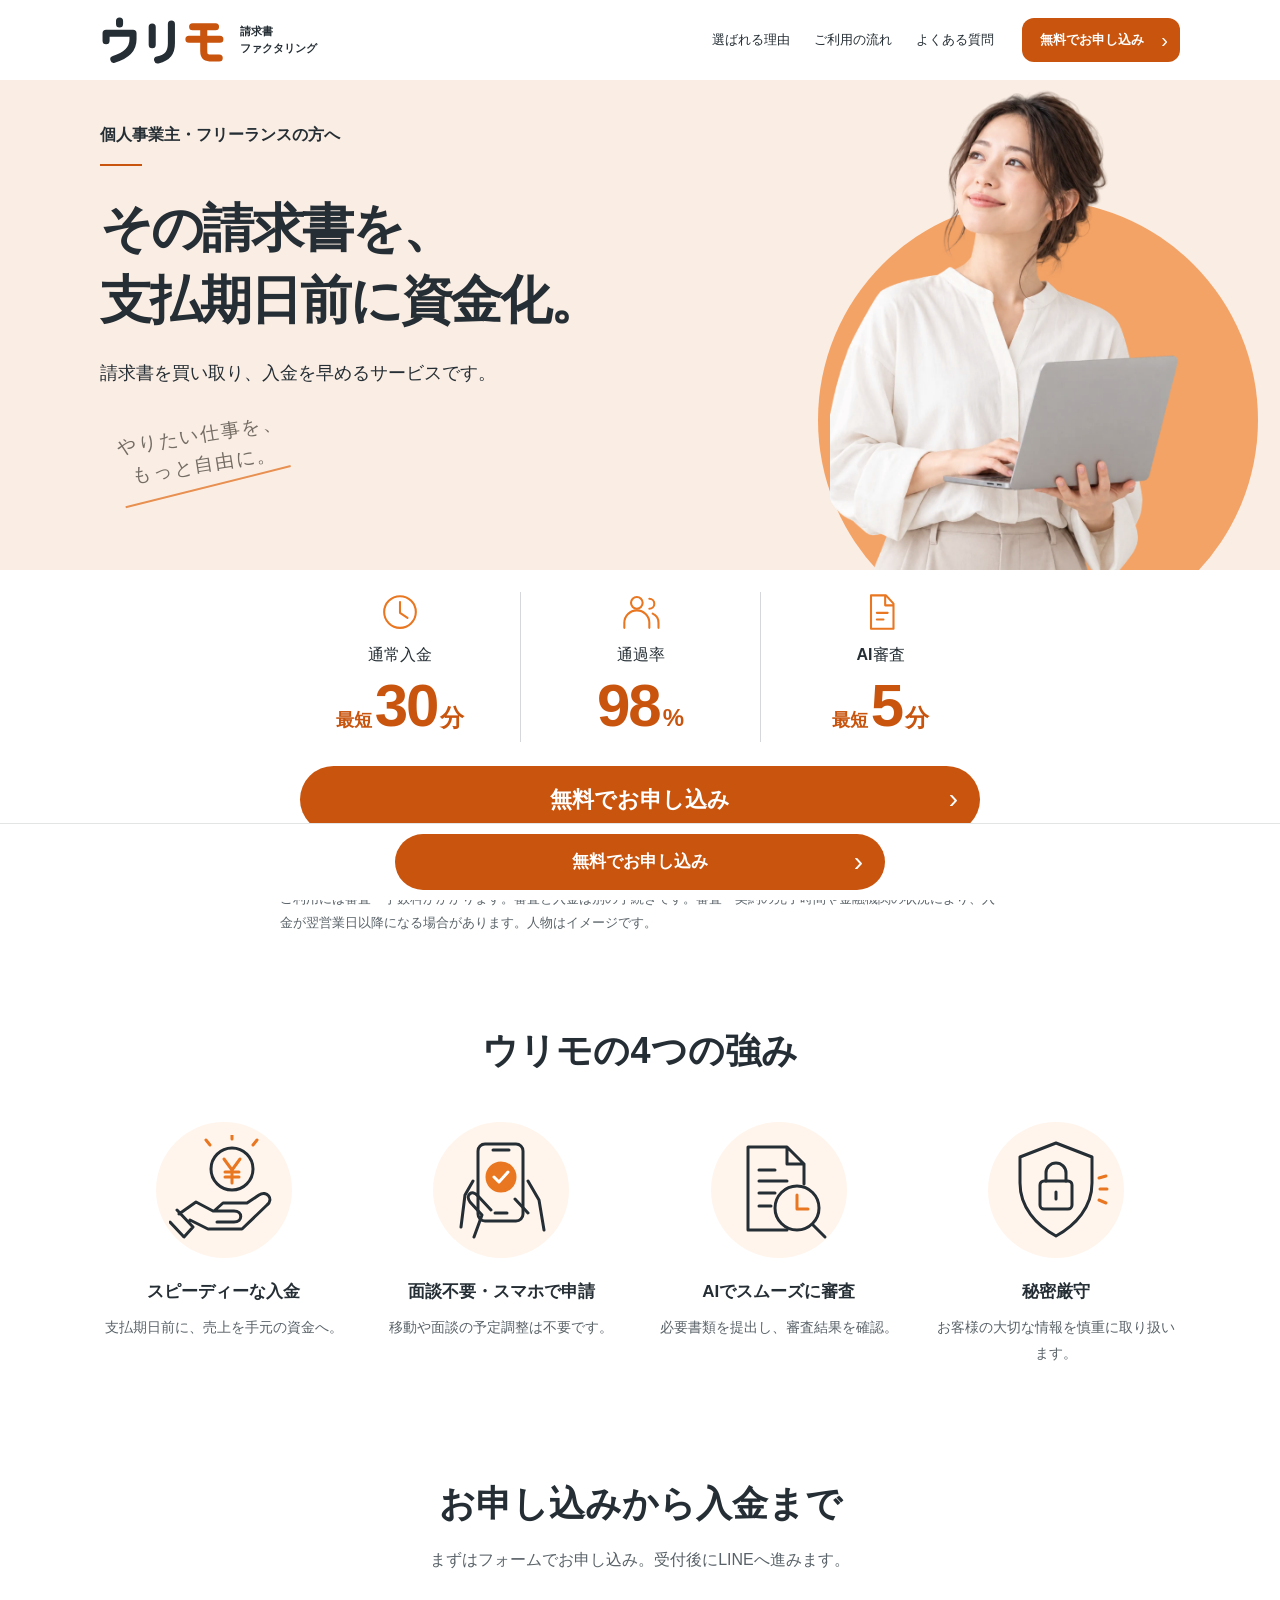
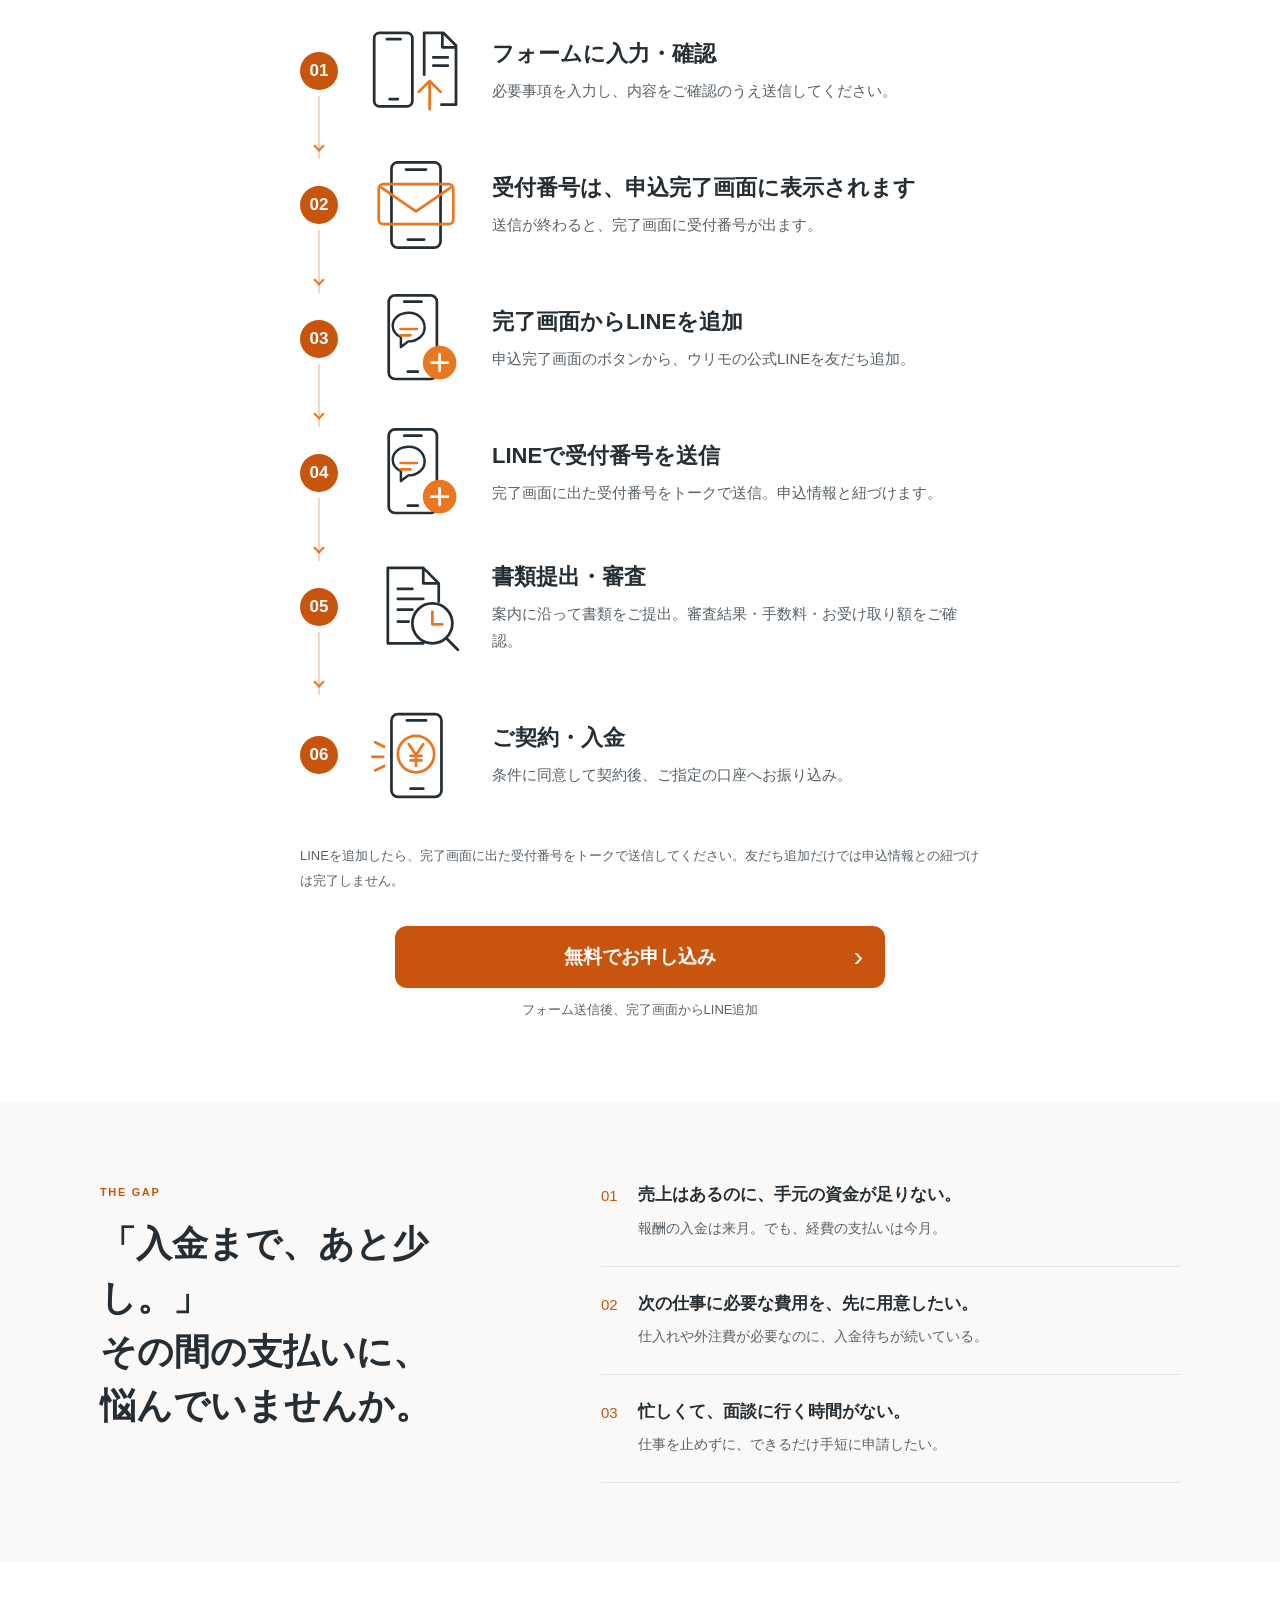
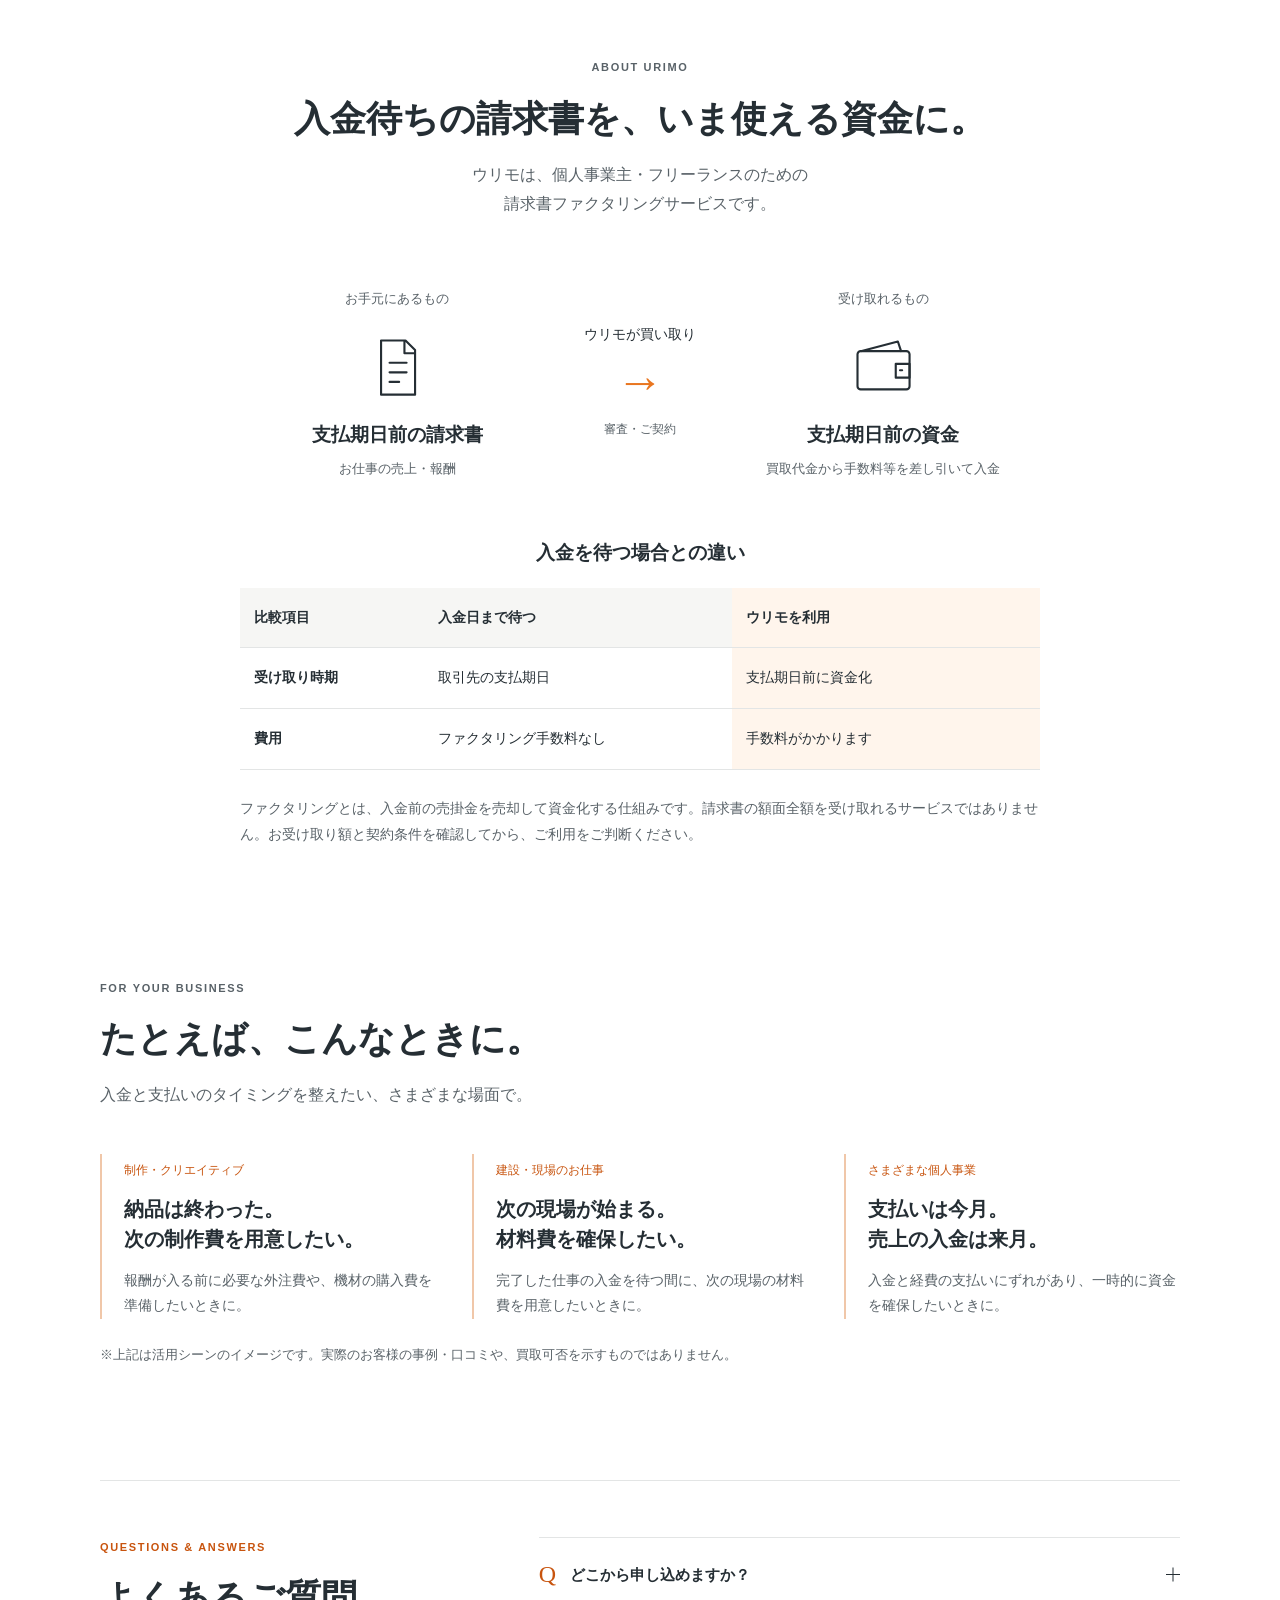
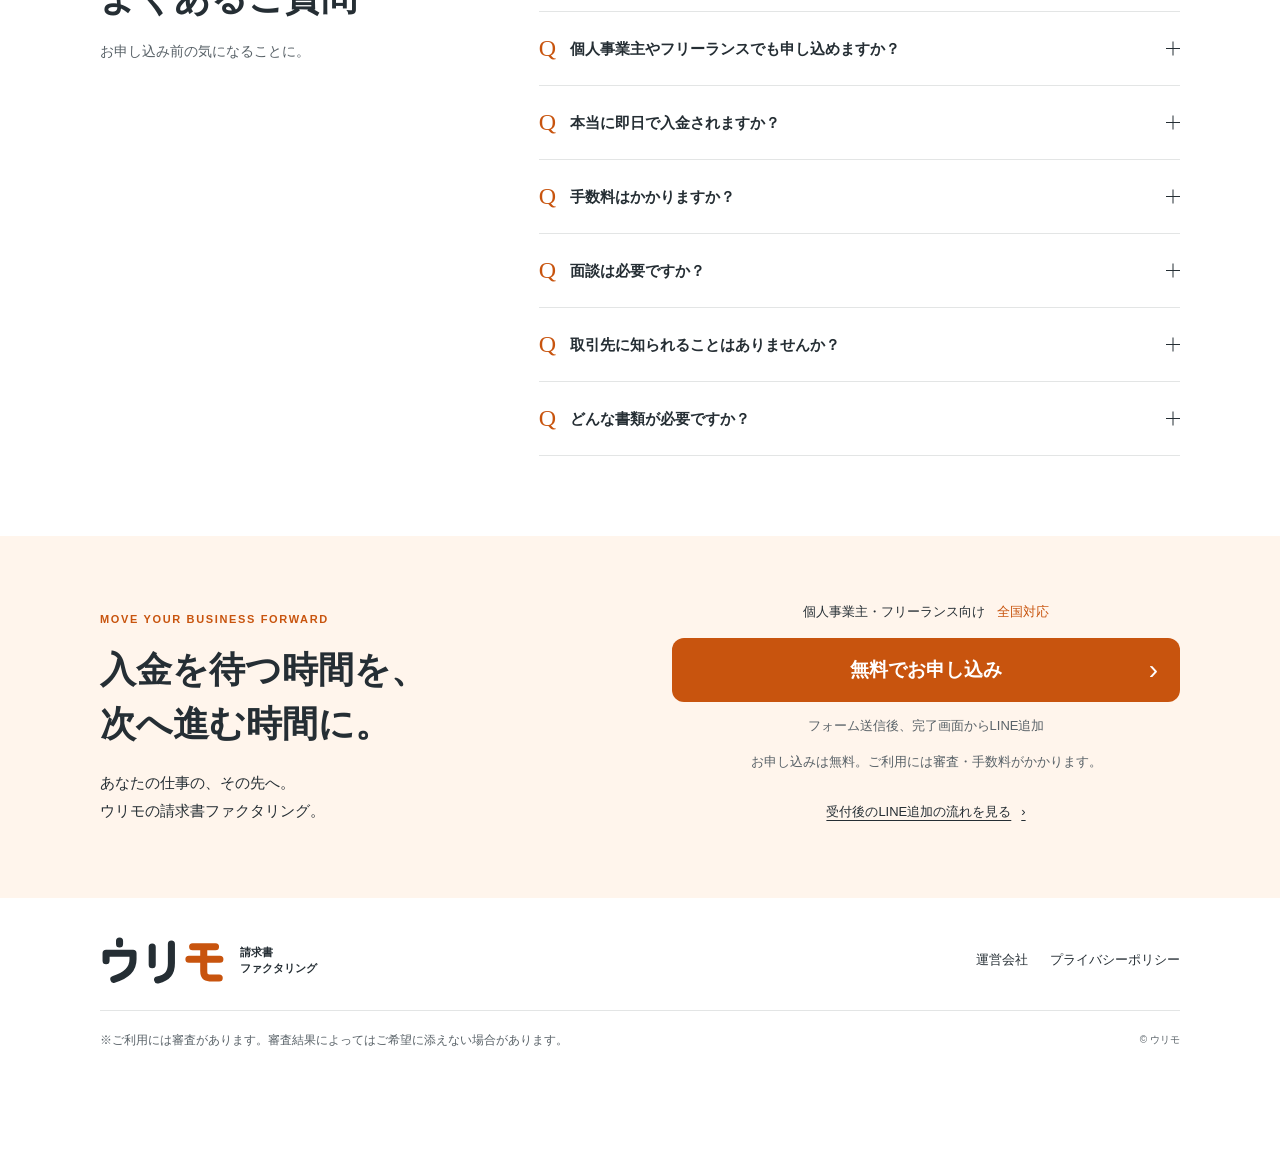
<file: index.html>
<!doctype html>
<html lang="ja">
<head>
  <meta charset="utf-8">
  <meta name="viewport" content="width=device-width,initial-scale=1">
  <meta name="robots" content="noindex,nofollow">
  <meta name="theme-color" content="#ffffff">
  <title>ウリモ｜個人事業主・フリーランスの請求書ファクタリング</title>
  <meta name="description" content="個人事業主・フリーランスの入金待ちに、ウリモの請求書ファクタリング。支払期日前の請求書を資金化。最短即日入金、面談不要の簡単申請、秘密厳守。全国対応。専用フォームから無料でお申し込み。受付後に公式LINEを追加し、完了画面に出た受付番号をお送りください。">
  <meta property="og:title" content="ウリモ｜その請求書を、支払期日前に資金化。">
  <meta property="og:description" content="個人事業主・フリーランス向けの請求書ファクタリング。最短即日入金・面談不要・秘密厳守。全国対応。">
  <meta property="og:type" content="website">
  <meta property="og:locale" content="ja_JP">
  <link rel="icon" href="urimo-rounded-icon.svg" type="image/svg+xml">
  <link rel="stylesheet" href="style-c1cba2ce4bcd.css">
  <style id="brand-critical">.brand-wordmark{display:block;width:128px;height:auto;flex-shrink:0}@media(max-width:760px){.brand-wordmark{width:108px}}@media(max-width:370px){.header .brand-description{display:none}}</style>
  <script src="site-config.js" defer></script>
  <script src="site.js" defer></script>
</head>
<body>
<a class="skip" href="#main">本文へ移動</a>
<header class="header">
  <div class="container header-inner">
    <a href="#" class="brand" aria-label="ウリモ トップ"><img class="brand-wordmark" src="urimo-rounded.svg" alt="ウリモ" width="108" height="43"><span class="brand-description"><span>請求書</span><span>ファクタリング</span></span></a>
    <nav class="desktop-nav" aria-label="メインナビゲーション"><a href="#reasons">選ばれる理由</a><a href="#flow">ご利用の流れ</a><a href="#faq">よくある質問</a></nav>
    <a href="https://sawadamac-mini.tailef35d0.ts.net/apply" class="button header-cta" data-cta="application" aria-description="申込フォームへ進み、入力内容をご確認のうえ送信してください" data-placement="header">無料でお申し込み<span aria-hidden="true">›</span></a>
  </div>
</header>
<main id="main">
  <section class="hero hero-peach" aria-labelledby="hero-title"><div class="hero-stage"><div class="container hero-copy">
    <p class="target">個人事業主・フリーランスの方へ</p>
    <h1 id="hero-title"><span class="sr-only">ウリモの請求書ファクタリング。 </span>その請求書を、<br>支払期日前に<span class="hero-last-line">資金化。</span></h1>
    <p class="hero-lead">請求書を買い取り、<br class="mobile-only">入金を早めるサービスです。</p>
    <p class="hero-message">やりたい仕事を、<br>もっと自由に。</p>
    <div class="hero-portrait" aria-hidden="true"><span class="hero-circle"></span><img src="hero-person.webp" width="800" height="1200" alt="" fetchpriority="high" decoding="async"></div>
  </div></div><div class="container hero-bottom">
    <dl class="hero-metrics" aria-label="ウリモのサービス情報"><div><dt><svg class="metric-icon" viewBox="0 0 48 48" aria-hidden="true" focusable="false"><circle cx="24" cy="24" r="19"/><path d="M24 12v13l9 6"/></svg>通常入金</dt><dd><span>最短</span><strong>30</strong><span>分</span></dd></div><div><dt><svg class="metric-icon" viewBox="0 0 48 48" aria-hidden="true" focusable="false"><circle cx="19" cy="13" r="7"/><path d="M4 43v-6a15 15 0 0 1 30 0v6M34 8a6 6 0 0 1 0 12M38 26a12 12 0 0 1 7 11v6"/></svg>通過率</dt><dd><strong>98</strong><span>%</span></dd></div><div><dt><svg class="metric-icon" viewBox="0 0 48 48" aria-hidden="true" focusable="false"><path d="M12 4h18l9 10v30H12ZM29 4v12h10M19 25h13M19 33h8"/></svg>AI審査</dt><dd><span>最短</span><strong>5</strong><span>分</span></dd></div></dl>
    <div class="hero-action"><a href="https://sawadamac-mini.tailef35d0.ts.net/apply" class="button primary" data-cta="application" data-placement="hero" aria-description="申込フォームへ進み、入力内容をご確認のうえ送信してください">無料でお申し込み<span aria-hidden="true">›</span></a><p class="cta-caption hero-line-guide">フォームでお申し込み → 受付後にLINE追加</p></div>
    <p class="note hero-note">ご利用には審査・手数料がかかります。審査と入金は別の手続きです。審査・契約の完了時間や金融機関の状況により、入金が翌営業日以降になる場合があります。人物はイメージです。</p>
  </div></section>
<section id="reasons" class="section reasons" aria-labelledby="reasons-title"><div class="container"><div class="section-heading"><h2 id="reasons-title">ウリモの4つの強み</h2></div><div class="reason-grid"><article class="reason"><div class="icon-disc"><svg class="line-icon " viewBox="0 0 110 110" aria-hidden="true" focusable="false"><circle cx="63" cy="34" r="21"/><path class="icon-accent" d="m55 24 8 11 8-11M63 35v13M56 37h14M56 42h14"/><path d="m10 79 17-12 17 9h21c9 0 9 11 0 11H48m-3-11 9-8h24l12-8c8-5 15 4 8 10L73 94H39L21 85M8 75l16 17-9 10L1 87"/><path class="icon-accent" d="M63 4V0M84 10l4-5M41 10l-4-5"/></svg></div><h3>スピーディーな入金</h3><p>支払期日前に、売上を手元の資金へ。</p></article><article class="reason"><div class="icon-disc"><svg class="line-icon " viewBox="0 0 110 110" aria-hidden="true" focusable="false"><rect x="32" y="9" width="45" height="77" rx="7"/><path d="M47 15h16M49 78h12M27 46l-8 14-4 32m13 10 8-22-12-13c-5-7 2-13 8-6l13 14m37-29 11 19 5 30M69 64l13 14"/><circle class="icon-fill" cx="55" cy="42" r="14"/><path class="icon-white" d="m48 42 5 5 9-10"/></svg></div><h3>面談不要・スマホで申請</h3><p>移動や面談の予定調整は不要です。</p></article><article class="reason"><div class="icon-disc"><svg class="line-icon " viewBox="0 0 110 110" aria-hidden="true" focusable="false"><path d="M63 12H24v83h39M63 12l17 17H63V12M80 29v20M35 35h16M35 46h28M35 58h16M35 71h12"/><circle cx="73" cy="73" r="22"/><path class="icon-accent" d="M73 60v14h11"/><path d="m89 90 12 12"/></svg></div><h3>AIでスムーズに審査</h3><p>必要書類を提出し、審査結果を確認。</p></article><article class="reason"><div class="icon-disc"><svg class="line-icon " viewBox="0 0 110 110" aria-hidden="true" focusable="false"><path d="M55 8 91 22v26c0 24-16 42-36 53C35 90 19 72 19 48V22Z"/><rect x="39" y="46" width="32" height="28" rx="4"/><path d="M45 46v-8a10 10 0 0 1 20 0v8M55 57v7"/><path class="icon-accent" d="m98 43 7-2m-6 13h7m-8 11 7 3"/></svg></div><h3>秘密厳守</h3><p>お客様の大切な情報を慎重に取り扱います。</p></article></div></div></section>
<section id="flow" class="section flow" aria-labelledby="flow-title"><div class="container"><div class="section-heading"><h2 id="flow-title">お申し込みから入金まで</h2><p>まずはフォームでお申し込み。受付後にLINEへ進みます。</p></div><ol class="flow-list"><li><span class="step-number" aria-hidden="true">01</span><svg class="line-icon " viewBox="0 0 110 110" aria-hidden="true" focusable="false"><rect x="9" y="13" width="42" height="81" rx="6"/><path d="M23 20h15M26 86h9M64 59V13h21l14 14v65H83M84 13v16h15M74 40h16M74 49h16"/><path class="icon-accent" d="M70 97V66m-12 12 12-12 12 12"/></svg><div><h3>フォームに入力・確認</h3><p>必要事項を入力し、内容をご確認のうえ送信してください。</p></div></li>
<li><span class="step-number" aria-hidden="true">02</span><svg class="line-icon" viewBox="0 0 110 110" aria-hidden="true" focusable="false"><rect x="28" y="8" width="54" height="94" rx="7"/><path d="M44 16h22M46 93h18"/><rect class="icon-accent" x="14" y="32" width="82" height="44" rx="5"/><path class="icon-accent" d="m17 36 38 26 38-26"/></svg><div><h3>受付番号は、申込完了画面に表示されます</h3><p>送信が終わると、完了画面に受付番号が出ます。</p></div></li>
<li><span class="step-number" aria-hidden="true">03</span><svg class="line-icon " viewBox="0 0 110 110" aria-hidden="true" focusable="false"><rect x="25" y="7" width="53" height="92" rx="7"/><path d="M42 14h19M46 91h11"/><path d="M65 47c0 10-9 17-20 17l-9 7v-12c-6-3-10-8-10-14 0-10 9-16 20-16s19 8 19 18Z" transform="translate(6 0) scale(.9)"/><path class="icon-accent" d="M38 44h18M38 51h11"/><circle class="icon-fill" cx="81" cy="81" r="17"/><path class="icon-white" d="M81 72v18M72 81h18"/></svg><div><h3>完了画面からLINEを追加</h3><p>申込完了画面のボタンから、ウリモの公式LINEを友だち追加。</p></div></li>
<li><span class="step-number" aria-hidden="true">04</span><svg class="line-icon " viewBox="0 0 110 110" aria-hidden="true" focusable="false"><rect x="25" y="7" width="53" height="92" rx="7"/><path d="M42 14h19M46 91h11"/><path d="M65 47c0 10-9 17-20 17l-9 7v-12c-6-3-10-8-10-14 0-10 9-16 20-16s19 8 19 18Z" transform="translate(6 0) scale(.9)"/><path class="icon-accent" d="M38 44h18M38 51h11"/><circle class="icon-fill" cx="81" cy="81" r="17"/><path class="icon-white" d="M81 72v18M72 81h18"/></svg><div><h3>LINEで受付番号を送信</h3><p>完了画面に出た受付番号をトークで送信。申込情報と紐づけます。</p></div></li>
<li><span class="step-number" aria-hidden="true">05</span><svg class="line-icon " viewBox="0 0 110 110" aria-hidden="true" focusable="false"><path d="M63 12H24v83h39M63 12l17 17H63V12M80 29v20M35 35h16M35 46h28M35 58h16M35 71h12"/><circle cx="73" cy="73" r="22"/><path class="icon-accent" d="M73 60v14h11"/><path d="m89 90 12 12"/></svg><div><h3>書類提出・審査</h3><p>案内に沿って書類をご提出。審査結果・手数料・お受け取り額をご確認。</p></div></li>
<li><span class="step-number" aria-hidden="true">06</span><svg class="line-icon " viewBox="0 0 110 110" aria-hidden="true" focusable="false"><rect x="28" y="10" width="55" height="91" rx="7"/><path d="M45 17h21M49 92h14"/><circle class="icon-accent" cx="55" cy="54" r="20"/><path class="icon-accent" d="m47 43 8 12 8-12M55 55v12M49 56h12M49 61h12M10 41l10 5M7 57h12M10 72l10-5"/></svg><div><h3>ご契約・入金</h3><p>条件に同意して契約後、ご指定の口座へお振り込み。</p></div></li></ol><p class="note flow-note">LINEを追加したら、完了画面に出た受付番号をトークで送信してください。友だち追加だけでは申込情報との紐づけは完了しません。</p><div class="inline-cta"><a href="https://sawadamac-mini.tailef35d0.ts.net/apply" class="button primary" data-cta="application" data-placement="flow" aria-description="申込フォームへ進み、入力内容をご確認のうえ送信してください">無料でお申し込み<span aria-hidden="true">›</span></a><p class="cta-caption">フォーム送信後、完了画面からLINE追加</p></div></div></section>
  <section class="section problems" aria-labelledby="problems-title">
    <div class="container split-heading"><div><p class="eyebrow">THE GAP</p><h2 id="problems-title">「入金まで、あと少し。」<br>その間の支払いに、<br class="desktop-only">悩んでいませんか。</h2></div><ul class="problem-list"><li><span aria-hidden="true">01</span><div><h3>売上はあるのに、手元の資金が足りない。</h3><p>報酬の入金は来月。でも、経費の支払いは今月。</p></div></li><li><span aria-hidden="true">02</span><div><h3>次の仕事に必要な費用を、先に用意したい。</h3><p>仕入れや外注費が必要なのに、入金待ちが続いている。</p></div></li><li><span aria-hidden="true">03</span><div><h3>忙しくて、面談に行く時間がない。</h3><p>仕事を止めずに、できるだけ手短に申請したい。</p></div></li></ul></div>
  </section>
  <section id="about" class="section about" aria-labelledby="about-title"><div class="container">
    <div class="section-heading"><p class="eyebrow">ABOUT URIMO</p><h2 id="about-title">入金待ちの請求書を、<br class="mobile-only">いま使える資金に。</h2><p>ウリモは、個人事業主・フリーランスのための<br class="desktop-only">請求書ファクタリングサービスです。</p></div>
    <div class="explainer"><div class="explainer-part"><span class="small-label">お手元にあるもの</span><svg viewBox="0 0 64 64" aria-hidden="true"><path d="M17 7h23l9 9v42H17zM39 7v12h10M25 28h16M25 37h16M25 46h9"/></svg><h3>支払期日前の請求書</h3><p>お仕事の売上・報酬</p></div><div class="explainer-center"><span>ウリモが買い取り</span><div class="large-arrow" aria-hidden="true">→</div><small>審査・ご契約</small></div><div class="explainer-part"><span class="small-label">受け取れるもの</span><svg viewBox="0 0 64 64" aria-hidden="true"><rect x="8" y="17" width="49" height="36" rx="3"/><path d="m12 17 34-9 3 9M44 29h13v13H44zM48 35h2"/></svg><h3>支払期日前の資金</h3><p>買取代金から手数料等を差し引いて入金</p></div></div>
    <div class="comparison"><h3>入金を待つ場合との違い</h3><table><thead><tr><th scope="col">比較項目</th><th scope="col">入金日まで待つ</th><th scope="col">ウリモを利用</th></tr></thead><tbody><tr><th scope="row">受け取り時期</th><td>取引先の支払期日</td><td>支払期日前に資金化</td></tr><tr><th scope="row">費用</th><td>ファクタリング手数料なし</td><td>手数料がかかります</td></tr></tbody></table></div><p class="about-definition">ファクタリングとは、入金前の売掛金を売却して資金化する仕組みです。請求書の額面全額を受け取れるサービスではありません。お受け取り額と契約条件を確認してから、ご利用をご判断ください。</p>
  </div></section>


  <section class="section scenes" aria-labelledby="scenes-title"><div class="container"><div class="section-heading align-left"><p class="eyebrow">FOR YOUR BUSINESS</p><h2 id="scenes-title">たとえば、こんなときに。</h2><p>入金と支払いのタイミングを整えたい、さまざまな場面で。</p></div><div class="scene-grid"><article><span class="scene-label">制作・クリエイティブ</span><h3>納品は終わった。<br>次の制作費を用意したい。</h3><p>報酬が入る前に必要な外注費や、機材の購入費を準備したいときに。</p></article><article><span class="scene-label">建設・現場のお仕事</span><h3>次の現場が始まる。<br>材料費を確保したい。</h3><p>完了した仕事の入金を待つ間に、次の現場の材料費を用意したいときに。</p></article><article><span class="scene-label">さまざまな個人事業</span><h3>支払いは今月。<br>売上の入金は来月。</h3><p>入金と経費の支払いにずれがあり、一時的に資金を確保したいときに。</p></article></div><p class="note scene-note">※上記は活用シーンのイメージです。実際のお客様の事例・口コミや、買取可否を示すものではありません。</p></div></section>
  <section id="faq" class="section faq" aria-labelledby="faq-title"><div class="container faq-layout"><div><p class="eyebrow">QUESTIONS & ANSWERS</p><h2 id="faq-title">よくあるご質問</h2><p class="section-intro">お申し込み前の気になることに。</p></div><div class="faq-list">
    <details><summary><span class="q">Q</span>どこから申し込めますか？<span class="toggle" aria-hidden="true"></span></summary><div class="answer">「無料でお申し込み」ボタンから専用フォームへお進みください。入力内容を確認して送信し、受付後に完了画面から公式LINEを追加します。完了画面に出た受付番号をLINEのトークで送信すると、申込情報と紐づけられます。</div></details>
    <details><summary><span class="q">Q</span>個人事業主やフリーランスでも申し込めますか？<span class="toggle" aria-hidden="true"></span></summary><div class="answer">はい。ウリモは個人事業主・フリーランスの方向けの請求書ファクタリングサービスです。全国からお申し込みいただけます。ご利用には審査があります。</div></details>
    <details><summary><span class="q">Q</span>本当に即日で入金されますか？<span class="toggle" aria-hidden="true"></span></summary><div class="answer">最短即日での入金に対応しています。ただし、審査・契約の完了時間や金融機関の状況によっては、翌営業日以降となります。即日の入金をお約束するものではありません。</div></details>
    <details><summary><span class="q">Q</span>手数料はかかりますか？<span class="toggle" aria-hidden="true"></span></summary><div class="answer">お申し込みは無料ですが、ファクタリングのご利用には手数料がかかります。具体的な手数料・その他の費用・お受け取り額は、ご契約前に必ずご確認ください。</div></details>
    <details><summary><span class="q">Q</span>面談は必要ですか？<span class="toggle" aria-hidden="true"></span></summary><div class="answer">面談は不要です。ただし、申請内容の確認や必要書類のご提出は必要になります。詳しい手順はお申し込み時にご確認ください。</div></details>
    <details><summary><span class="q">Q</span>取引先に知られることはありませんか？<span class="toggle" aria-hidden="true"></span></summary><div class="answer">お客様の情報は秘密厳守で取り扱います。ただし、取引先への通知・承諾の要否は契約内容によります。気になる場合は、ご契約前に必ずご確認ください。</div></details>
    <details><summary><span class="q">Q</span>どんな書類が必要ですか？<span class="toggle" aria-hidden="true"></span></summary><div class="answer">資金化を希望する請求書をご準備ください。その他の必要書類は、お申し込み時にご確認ください。請求書の内容や審査によっては、ご希望に添えない場合があります。</div></details>
  </div></div></section>
  <section id="apply" class="final-cta" aria-labelledby="apply-title"><div class="container final-inner"><div><p class="eyebrow">MOVE YOUR BUSINESS FORWARD</p><h2 id="apply-title">入金を待つ時間を、<br>次へ進む時間に。</h2><p>あなたの仕事の、その先へ。<br>ウリモの請求書ファクタリング。</p></div><div class="final-action"><p class="final-target">個人事業主・フリーランス向け<span>全国対応</span></p><a href="https://sawadamac-mini.tailef35d0.ts.net/apply" class="button primary" data-cta="application" aria-description="申込フォームへ進み、入力内容をご確認のうえ送信してください" data-placement="final">無料でお申し込み<span aria-hidden="true">›</span></a><p class="final-line-guide">フォーム送信後、完了画面からLINE追加</p><p class="final-caption">お申し込みは無料。ご利用には審査・手数料がかかります。</p><a href="#flow" class="line-link">受付後のLINE追加の流れを見る<span aria-hidden="true">›</span></a></div></div></section>
</main>
<footer><div class="container footer-top"><a href="#" class="brand" aria-label="ウリモ トップ"><img class="brand-wordmark" src="urimo-rounded.svg" alt="ウリモ" width="108" height="43"><span class="brand-description"><span>請求書</span><span>ファクタリング</span></span></a><nav aria-label="会社情報"><a href="#company-unavailable" data-info="company">運営会社</a><a href="#privacy-unavailable" data-info="privacy">プライバシーポリシー</a></nav></div><div class="container footer-bottom"><p>※ご利用には審査があります。審査結果によってはご希望に添えない場合があります。</p><small>© ウリモ</small></div></footer>
<div class="bottom-sticky" role="region" aria-label="お申し込み"><a href="https://sawadamac-mini.tailef35d0.ts.net/apply" class="button primary" data-cta="application" aria-description="申込フォームへ進み、入力内容をご確認のうえ送信してください" data-placement="bottom_sticky">無料でお申し込み<span aria-hidden="true">›</span></a></div>
<section class="fallback-notice container" id="application-unavailable" tabindex="-1"><h2>お申し込み受付のご案内</h2><p>お申し込みは専用フォームから受け付けます。接続できない場合は、時間をおいて再度お試しください。</p><a href="#apply">ページに戻る</a></section>
<section class="fallback-notice container" id="line-unavailable" tabindex="-1"><h2>LINE窓口のご案内</h2><p>フォームでの受付後、申込完了画面から公式LINEを追加してください。追加後に完了画面に出た受付番号をトークでお送りください。</p><a href="#apply">ページに戻る</a></section>
<section class="fallback-notice container" id="company-unavailable" tabindex="-1"><h2>運営会社情報</h2><p>サービス名：ウリモ。詳しい運営会社情報は公開準備中です。</p><a href="#apply">ページに戻る</a></section>
<section class="fallback-notice container" id="privacy-unavailable" tabindex="-1"><h2>プライバシーポリシー</h2><p>正式なプライバシーポリシーは公開準備中です。申込フォームに記載の個人情報の利用目的をご確認ください。</p><a href="#apply">ページに戻る</a></section>
<dialog id="notice-dialog" aria-labelledby="notice-title" aria-describedby="notice-body"><button type="button" class="dialog-close" aria-label="閉じる">×</button><span class="dialog-eyebrow">ウリモ</span><h2 id="notice-title"></h2><p id="notice-body"></p><button type="button" class="button dialog-return">ページに戻る</button></dialog>
</body>
</html>
</file>
<file: style-c1cba2ce4bcd.css>
:root{--ink:#252e34;--muted:#596268;--orange:#c8540e;--bright:#e97620;--peach:#fff5ec;--line:#e3e5e5;--font:-apple-system,BlinkMacSystemFont,"Hiragino Kaku Gothic ProN","Yu Gothic",Meiryo,sans-serif}
*{box-sizing:border-box}html{scroll-behavior:smooth;scroll-padding-top:24px}body{margin:0;background:#fff;color:var(--ink);font:16px/1.85 var(--font);-webkit-font-smoothing:antialiased}h1,h2,h3,p{margin:0}h1,h2,h3{font-feature-settings:"palt";line-height:1.5}h2{font-size:clamp(26px,3vw,36px);font-weight:750}h3{font-size:19px}a{color:inherit;text-decoration:none}button{font:inherit}a,button,summary{-webkit-tap-highlight-color:transparent}a:focus-visible,button:focus-visible,summary:focus-visible{outline:3px solid #2368a2;outline-offset:5px}svg{fill:none;stroke:currentColor;stroke-width:2;stroke-linecap:round;stroke-linejoin:round}em{font-style:normal;color:var(--orange)}.container{width:min(1080px,calc(100% - 64px));margin-inline:auto}.section{padding:80px 0}.section-heading{text-align:center;margin-bottom:44px}.section-heading>p{color:var(--muted);margin-top:14px}.note{font-size:13px;color:var(--muted);line-height:1.9}.eyebrow{font-size:11px;letter-spacing:.15em;color:var(--orange);font-weight:700;margin-bottom:14px}.sr-only{position:absolute;width:1px;height:1px;padding:0;margin:-1px;overflow:hidden;clip:rect(0,0,0,0);white-space:nowrap;border:0}.mobile-only{display:none}.skip{position:fixed;top:-100px;left:12px;background:#fff;padding:12px;z-index:100}.skip:focus{top:10px}
.header{height:80px;background:#fff}.header-inner{height:100%;display:flex;align-items:center;gap:28px}.brand{display:flex;align-items:center;gap:12px;flex-shrink:0}.brand-name{font:bold 36px/1 Arial,sans-serif;letter-spacing:-1px}.brand-description{font-size:11px;font-weight:700;line-height:1.5}.desktop-nav{margin-left:auto;display:flex;gap:24px;font-size:13px;white-space:nowrap}.desktop-nav a{padding:12px 0}.desktop-nav a:hover,footer a:hover{color:var(--orange)}.button{display:inline-flex;position:relative;align-items:center;justify-content:center;gap:16px;min-height:60px;padding:17px 40px;border:0;border-radius:12px;font-size:19px;font-weight:750;line-height:1.5;cursor:pointer;transition:background .15s}.button>span:last-child{position:absolute;right:22px;font-size:28px;line-height:1;font-weight:400}.primary,.header-cta{background:var(--orange);color:#fff}.primary:hover,.header-cta:hover{background:#ad4408}.header-cta{font-size:13px;min-height:44px;padding:12px 36px 12px 18px;white-space:nowrap}.header-cta>span:last-child{font-size:20px;right:12px}
.hero{padding:60px 0 28px;text-align:center}.hero-copy{max-width:820px}.target{display:inline-block;color:var(--orange);font-size:16px;font-weight:700;border-left:3px solid var(--bright);padding-left:14px;margin-bottom:24px}h1{font-size:clamp(38px,4.5vw,60px);letter-spacing:-.045em;font-weight:800;line-height:1.4}.hero-lead{font-size:18px;margin-top:20px}.hero-metrics{display:grid;grid-template-columns:repeat(3,1fr);margin:34px auto 28px;max-width:620px}.hero-metrics>div{padding-inline:12px;border-left:1px solid #d4d8da}.hero-metrics>div:first-child{border:0}.hero-metrics dt{font-size:16px;font-weight:550}.hero-metrics dd{display:flex;justify-content:center;align-items:baseline;gap:3px;margin:0;color:var(--orange);line-height:1.2;white-space:nowrap}.hero-metrics strong{font:750 62px/1.2 Arial,sans-serif;letter-spacing:-2px}.hero-metrics dd span{font-size:24px;font-weight:750}.hero-metrics dd span:first-child:not(:last-child){font-size:18px}.hero-action{max-width:490px;margin:auto}.hero-action .button{width:100%;min-height:68px;font-size:22px}.cta-caption{text-align:center;margin-top:10px;font-size:13px;color:var(--muted)}.hero-note{max-width:650px;margin:20px auto 0;text-align:left}
.reasons{padding-top:64px;padding-bottom:56px}.reason-grid{display:grid;grid-template-columns:repeat(4,1fr);gap:30px}.reason{text-align:center}.icon-disc{width:136px;height:136px;border-radius:50%;background:var(--peach);margin:0 auto 20px;display:grid;place-items:center}.line-icon{width:110px;height:110px;stroke-width:3;flex-shrink:0}.icon-accent{stroke:var(--bright)}.icon-fill{fill:var(--bright);stroke:var(--bright)}.icon-white{stroke:#fff}.reason h3{font-size:17px;line-height:1.7}.reason>p{font-size:14px;margin-top:8px;color:var(--muted)}
.flow{padding-top:54px}.flow .container{max-width:840px}.flow-list{list-style:none;margin:0 auto;padding:0;max-width:680px}.flow-list li{position:relative;display:grid;grid-template-columns:40px 100px 1fr;align-items:center;gap:26px;min-height:134px;padding-bottom:28px}.flow-list li:last-child{padding-bottom:0}.step-number{align-self:center;width:38px;height:38px;border-radius:50%;display:grid;place-items:center;background:var(--orange);color:white;font:600 17px Arial,sans-serif;position:relative;z-index:1}.flow-list li:not(:last-child):before{content:"";position:absolute;left:18px;top:78px;bottom:-7px;width:2px;background:#f4d5bd}.flow-list li:not(:last-child):after{content:"";position:absolute;left:15px;bottom:2px;width:6px;height:6px;border-right:2px solid var(--bright);border-bottom:2px solid var(--bright);transform:rotate(45deg)}.flow-list .line-icon{width:100px;height:100px}.flow-list h3{font-size:22px}.flow-list p{margin-top:7px;font-size:15px;color:var(--muted)}.flow-note{max-width:680px;margin:22px auto 0}.inline-cta{max-width:490px;margin:32px auto 0;text-align:center}.inline-cta .button{width:100%}
.split-heading{display:grid;grid-template-columns:1fr 1.35fr;gap:72px}.problems{background:#faf9f7}.problem-list{list-style:none;padding:0;margin:0}.problem-list li{display:flex;gap:20px;padding:24px 0;border-bottom:1px solid var(--line)}.problem-list li:first-child{padding-top:0}.problem-list li>span{color:var(--orange);font-size:15px}.problem-list h3{font-size:17px}.problem-list p{font-size:14px;color:var(--muted);margin-top:8px}.explainer{display:flex;justify-content:center;align-items:center;gap:40px;max-width:780px;margin:auto;padding:20px 0 30px}.explainer-part{text-align:center;flex:1;min-width:0}.explainer-part svg{display:block;width:68px;height:68px;margin:20px auto;color:var(--ink)}.small-label{font-size:13px;color:var(--muted)}.explainer-part h3{font-size:19px}.explainer-part p{font-size:13px;color:var(--muted);margin-top:8px}.explainer-center{text-align:center;font-size:14px;flex-shrink:0}.explainer-center small{font-size:12px;color:var(--muted)}.large-arrow{font-size:48px;color:var(--bright);line-height:1.4}.about-definition{max-width:800px;font-size:14px;color:var(--muted);margin:26px auto 0}.comparison{max-width:800px;margin:28px auto 0}.comparison h3{text-align:center;margin-bottom:20px}.comparison table{width:100%;border-collapse:collapse;table-layout:fixed;font-size:14px}.comparison th,.comparison td{padding:17px 14px;text-align:left;border-bottom:1px solid var(--line);overflow-wrap:anywhere}.comparison thead{background:#f6f6f4}.comparison th:first-child{width:23%}.comparison tr>*:last-child{background:var(--peach)}
.scenes{padding-top:36px}.align-left{text-align:left}.scene-grid{display:grid;grid-template-columns:repeat(3,1fr);gap:36px}.scene-grid article{border-left:2px solid #f0c7a9;padding-left:22px}.scene-label{font-size:12px;color:var(--orange)}.scene-grid h3{font-size:20px;margin:10px 0 14px}.scene-grid p{font-size:14px;color:var(--muted)}.scene-note{margin-top:24px}.faq{padding-top:32px}.faq-layout{border-top:1px solid var(--line);padding-top:56px;display:grid;grid-template-columns:1fr 1.65fr;gap:50px}.section-intro{color:var(--muted);font-size:14px;margin-top:14px}.faq-list{border-top:1px solid var(--line)}details{border-bottom:1px solid var(--line)}summary{list-style:none;display:flex;align-items:center;gap:14px;cursor:pointer;font-size:15px;font-weight:650;line-height:1.7;padding:23px 0}summary::-webkit-details-marker{display:none}.q{font:24px Georgia,serif;color:var(--orange)}.toggle{position:relative;width:14px;height:14px;flex:0 0 14px;margin-left:auto}.toggle:before,.toggle:after{content:"";position:absolute;top:6px;left:0;right:0;height:1px;background:var(--ink)}.toggle:after{transform:rotate(90deg)}details[open] .toggle:after{display:none}.answer{padding:0 20px 24px 30px;font-size:14px;color:var(--muted)}
.final-cta{background:var(--peach);padding:64px 0}.final-inner{display:grid;grid-template-columns:1fr 1fr;gap:64px;align-items:center}.final-cta h2{font-size:36px}.final-cta h2+p{margin-top:18px;font-size:15px}.final-target{font-size:13px;display:flex;gap:12px;justify-content:center;margin-bottom:14px}.final-target span{color:var(--orange)}.final-action .primary{width:100%;min-height:64px}.final-line-guide,.final-caption{text-align:center;font-size:13px;margin-top:12px;color:var(--muted)}.line-link{display:flex;align-items:center;justify-content:center;gap:10px;min-height:44px;margin-top:16px;font-size:13px;text-decoration:underline;text-underline-offset:4px}.line-link svg{width:23px;height:23px}.footer-top,.footer-bottom{display:flex;justify-content:space-between;align-items:center;gap:24px}footer{padding:36px 0 24px}.footer-top nav{display:flex;gap:22px;font-size:13px}.footer-top nav a{padding-block:14px}.footer-bottom{border-top:1px solid var(--line);margin-top:24px;padding-top:18px;font-size:12px;color:var(--muted)}.footer-bottom small{white-space:nowrap}.fallback-notice{display:none;padding-block:32px}.fallback-notice:target{display:block}.fallback-notice h2{font-size:24px}.fallback-notice a{display:inline-block;padding:14px 0;color:var(--orange);text-decoration:underline}dialog{color:var(--ink);border:1px solid var(--line);border-radius:12px;padding:40px 28px 28px;max-width:480px;width:calc(100% - 36px)}dialog::backdrop{background:#202d3499}body.dialog-open{overflow:hidden}.dialog-close{position:absolute;top:5px;right:8px;border:0;background:none;font-size:28px;width:44px;height:44px;cursor:pointer}.dialog-eyebrow{font:bold 24px Arial,sans-serif;color:var(--orange)}dialog h2{font-size:22px;margin-top:14px}dialog p{font-size:15px;margin-top:16px}.dialog-return{background:var(--ink);color:#fff;margin-top:24px;width:100%;font-size:15px}
@media(max-width:1000px){.desktop-nav{display:none}.header-cta{margin-left:auto}.reason-grid{grid-template-columns:repeat(2,1fr);gap:38px}.reason>p{max-width:260px;margin-inline:auto}.split-heading{gap:36px}.final-inner{gap:36px}.faq-layout{gap:28px}}
@media(max-width:760px){.container{width:calc(100% - 40px)}.header{height:68px}.header-inner{gap:10px}.brand{gap:10px}.brand-name{font-size:32px}.brand-description{font-size:10px}.brand-description>span{display:block}.header-cta{font-size:11px;min-height:44px;padding:10px 26px 10px 12px;border-radius:8px}.header-cta>span:last-child{right:10px;font-size:18px}.hero{padding:34px 0 12px;text-align:left}.target{font-size:12px;margin-bottom:22px;padding-left:10px}.hero-copy{max-width:550px}h1{font-size:clamp(28px,7.8vw,43px);line-height:1.45;letter-spacing:-.055em}.hero-lead{font-size:15px;margin-top:18px}.mobile-only{display:none}.hero-metrics{margin:26px auto 24px}.hero-metrics>div{padding-inline:5px;text-align:center}.hero-metrics dt{font-size:13px}.hero-metrics strong{font-size:44px;letter-spacing:-1.5px}.hero-metrics dd{gap:1px}.hero-metrics dd span{font-size:20px}.hero-metrics dd span:first-child:not(:last-child){font-size:13px}.hero-action .button{font-size:19px;min-height:60px}.cta-caption{font-size:12px}.hero-note{font-size:12px;margin-top:17px}.section{padding:56px 0}.section-heading{margin-bottom:30px}.section-heading>p{font-size:14px}h2{font-size:26px;line-height:1.6}.reasons{padding-top:42px;padding-bottom:20px}.reason-grid{gap:30px 18px}.icon-disc{width:112px;height:112px;margin-bottom:14px}.line-icon{width:96px;height:96px}.reason h3{font-size:14px;line-height:1.75}.reason>p{font-size:12px;line-height:1.9;max-width:175px}.flow{padding-top:44px}.flow .section-heading h2{font-size:24px;letter-spacing:-.025em}.flow-list li{grid-template-columns:30px 70px 1fr;gap:14px;min-height:114px;padding-bottom:24px}.flow-list .line-icon{width:70px;height:78px}.step-number{width:30px;height:30px;font-size:14px}.flow-list li:not(:last-child):before{left:14px;top:66px;bottom:-3px}.flow-list li:not(:last-child):after{left:11px;bottom:1px}.flow-list h3{font-size:17px}.flow-list p{font-size:13px;margin-top:5px;line-height:1.8}.flow-note{font-size:12px;margin-top:18px}.inline-cta{margin-top:24px}.inline-cta .button{font-size:18px}.desktop-only{display:none}.split-heading{display:block}.problem-list{margin-top:28px}.problem-list h3{font-size:16px}.problem-list p{font-size:14px}.explainer{gap:12px;padding:0 0 20px}.explainer-part svg{width:50px;height:50px;margin:16px auto}.small-label{font-size:11px}.explainer-part h3{font-size:14px}.explainer-part p{font-size:12px}.explainer-center{font-size:11px;flex-basis:70px}.explainer-center small{font-size:10px}.large-arrow{font-size:36px}.comparison th,.comparison td{padding:12px 8px;font-size:12px}.comparison th:first-child{width:22%}.about-definition{font-size:13px}.scene-grid{grid-template-columns:1fr;gap:28px}.scene-grid h3{font-size:20px}.scene-grid p{font-size:14px}.scene-note{font-size:12px}.faq-layout{display:block;padding-top:36px}.faq-list{margin-top:28px}summary{font-size:14px;gap:10px}.answer{font-size:14px;padding-left:26px}.final-inner{display:block}.final-cta h2{font-size:30px}.final-action{margin-top:28px}.final-target{font-size:12px;gap:8px}.final-caption{font-size:12px}.final-cta{padding:44px 0}.footer-top,.footer-bottom{flex-direction:column;align-items:flex-start;gap:14px}.footer-top nav{font-size:12px;gap:18px}.footer-bottom{margin-top:12px}.fallback-notice{padding-bottom:110px}}
@media(max-width:360px){.container{width:calc(100% - 32px)}.brand-name{font-size:29px}.brand-description{font-size:9px}.header-cta{font-size:10px}.hero-metrics strong{font-size:39px}.hero-metrics dd span{font-size:18px}.hero-metrics dd span:first-child:not(:last-child){font-size:12px}.flow-list li{grid-template-columns:26px 56px 1fr;gap:10px}.flow-list .line-icon{width:56px;height:68px}.step-number{width:26px;height:26px;font-size:12px}.flow-list li:not(:last-child):before{left:12px}.flow-list li:not(:last-child):after{left:9px}.flow-list h3{font-size:16px}.flow .section-heading h2{font-size:22px}.reason-grid{gap:28px 14px}.reason h3{font-size:13px}.explainer{gap:8px}.explainer-center{flex-basis:60px}}
@media(prefers-reduced-motion:reduce){html{scroll-behavior:auto}*,*:before,*:after{transition:none!important;animation:none!important}}
/* Approved attached reference: peach background, portrait, orange circle and CTA. */
.header .brand-accent{color:var(--orange)}
.hero-peach{padding:0 0 24px;text-align:left}
.hero-stage{overflow:hidden;background:#faede3}
.hero-peach .hero-copy{position:relative;max-width:1080px;padding-block:40px 36px;min-height:490px;isolation:isolate}
.hero-peach .target{color:var(--ink);border:0;padding:0;margin-bottom:26px;font-size:16px}
.hero-peach .target:after{content:"";display:block;width:42px;height:2px;background:var(--orange);margin-top:14px}
.hero-peach h1{position:relative;z-index:1;font-size:52px;line-height:1.4;letter-spacing:-.04em}
.hero-last-line{display:inline}
.hero-peach .hero-lead{position:relative;z-index:1;font-size:18px;margin-top:20px;font-weight:550;line-height:1.8}
.hero-peach .mobile-only{display:none}
.hero-message{position:relative;z-index:1;display:inline-block;margin:30px 0 0 18px;color:#746d65;font-size:19px;line-height:1.6;letter-spacing:.1em;transform:rotate(-9deg);text-align:center;font-family:"Hiragino Mincho ProN","Yu Mincho",serif}
.hero-message:after{content:"";display:block;height:2px;background:#e89051;width:170px;margin-top:5px;transform:rotate(-5deg)}
.hero-portrait{position:absolute;right:0;bottom:0;width:350px;height:490px;z-index:-1}
.hero-circle{position:absolute;left:-12px;top:120px;width:440px;height:440px;border-radius:50%;background:#f4a366}
.hero-portrait img{display:block;position:absolute;bottom:-42px;right:0;width:100%;height:auto}
.hero-peach .hero-bottom{max-width:850px}
.hero-peach .hero-metrics{max-width:720px;margin:22px auto 24px}
.hero-peach .hero-metrics>div{text-align:center}
.metric-icon{display:block;width:40px;height:40px;margin:0 auto 8px;color:var(--bright);stroke-width:2.5}
.hero-peach .hero-metrics strong{font-size:60px}
.hero-peach .hero-action{max-width:680px}
.hero-peach .hero-action .button{background:var(--orange);border-radius:999px;min-height:64px}
.hero-peach .hero-action .button:hover{background:#ad4408}
.hero-line-guide{display:flex;align-items:center;justify-content:center;gap:10px;color:var(--ink);margin-top:14px}
.line-mark{display:grid;place-items:center;background:#06b94d;color:white;border-radius:50%;width:30px;height:30px;font:bold 9px Arial,sans-serif;flex-shrink:0}
.hero-peach .hero-note{max-width:720px;margin-top:16px}
@media(min-width:761px) and (max-width:1100px){.hero-peach h1{font-size:44px}.hero-peach .hero-lead{font-size:16px}.hero-peach .hero-copy{min-height:490px}.hero-portrait{right:-30px;width:355px;height:470px}.hero-circle{width:370px;height:370px}}
@media(max-width:760px){
 .hero-peach{padding:0 0 16px}
 .hero-peach .hero-copy{max-width:550px;padding-block:24px 25px;min-height:0}
 .hero-peach .target{font-size:12px;margin-bottom:18px}
 .hero-peach .target:after{width:28px;margin-top:9px}
 .hero-last-line{display:block}
 .hero-peach .mobile-only{display:block}
 .hero-peach h1{font-size:clamp(27px,8vw,44px);line-height:1.4;letter-spacing:-.04em}
 .hero-peach .hero-lead{font-size:clamp(12px,3.4vw,17px);line-height:1.8;margin-top:16px}
 .hero-message{font-size:clamp(11px,3.1vw,16px);margin:30px 0 0 10px;line-height:1.6}
 .hero-message:after{width:110px;margin-top:4px}
 .hero-portrait{width:59%;height:85%;right:-28px}
 .hero-portrait img{bottom:-22px}
 .hero-circle{width:112%;height:auto;aspect-ratio:1;left:-5%;top:24%}
 .hero-peach .hero-metrics{margin:18px auto 20px}
 .hero-peach .hero-metrics strong{font-size:44px}
 .hero-peach .hero-metrics dt{font-size:13px}
 .metric-icon{width:29px;height:29px;margin-bottom:6px}
 .hero-peach .hero-action .button{font-size:19px;min-height:58px}
 .hero-peach .hero-note{font-size:12px;margin-top:14px}
 .hero-line-guide{font-size:12px;gap:8px}
 .line-mark{width:28px;height:28px}
}
@media(max-width:360px){.hero-peach .hero-metrics strong{font-size:39px}.hero-peach .hero-copy{padding-block:22px}.hero-peach .hero-metrics>div{padding-inline:2px}.hero-portrait{right:-24px;width:57%}.hero-line-guide{font-size:10px}.hero-peach .hero-lead{font-size:12px}}

/* Always-visible application action. Reserve space for the bar and device home indicator. */
html{scroll-padding-bottom:calc(97px + env(safe-area-inset-bottom))}
body{padding-bottom:calc(77px + env(safe-area-inset-bottom))}
.bottom-sticky{position:fixed;inset:auto 0 0;z-index:20;display:flex;justify-content:center;padding:10px 20px calc(10px + env(safe-area-inset-bottom));background:#fff;border-top:1px solid var(--line)}
.bottom-sticky .button{width:100%;max-width:490px;min-height:56px;padding:12px 44px;font-size:17px;border-radius:999px}
@media print{body{padding-bottom:0}.header-cta,.bottom-sticky,.hero-action,.inline-cta,dialog,.fallback-notice{display:none!important}.section{padding:25px 0}.container{width:100%}.reason,.flow-list li{break-inside:avoid}footer{padding-bottom:20px}}

/* Reference option 3: rounded strokes, dark Uri and orange Mo, no separate mark. */
.brand-wordmark{display:block;width:128px;height:auto;flex-shrink:0}
.brand-description>span{display:block}
@media(max-width:760px){.brand{gap:8px}.brand-wordmark{width:108px}.header .brand-description{font-size:8px;line-height:1.5}}
@media(max-width:370px){.header .brand-description{display:none}}
</file>
